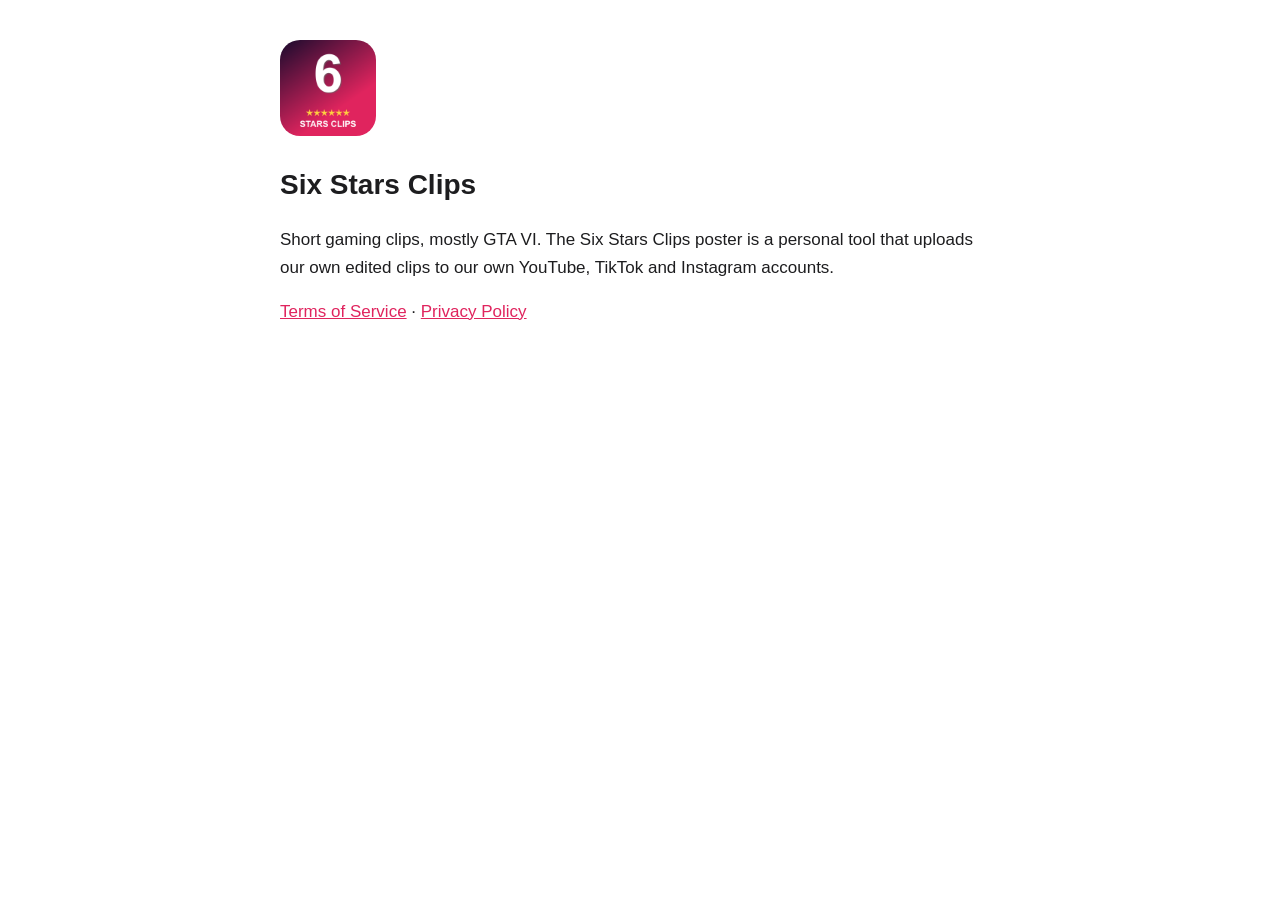
<file: index.html>
<!doctype html><html lang="en"><meta charset="utf-8"><meta name="viewport" content="width=device-width,initial-scale=1">
<title>Six Stars Clips</title><link rel="stylesheet" href="style.css">
<img src="icon.png" alt="Six Stars Clips logo">
<h1>Six Stars Clips</h1>
<p>Short gaming clips, mostly GTA VI. The Six Stars Clips poster is a personal tool that uploads our own edited clips to our own YouTube, TikTok and Instagram accounts.</p>
<p><a href="terms.html">Terms of Service</a> · <a href="privacy.html">Privacy Policy</a></p>
</html>
</file>
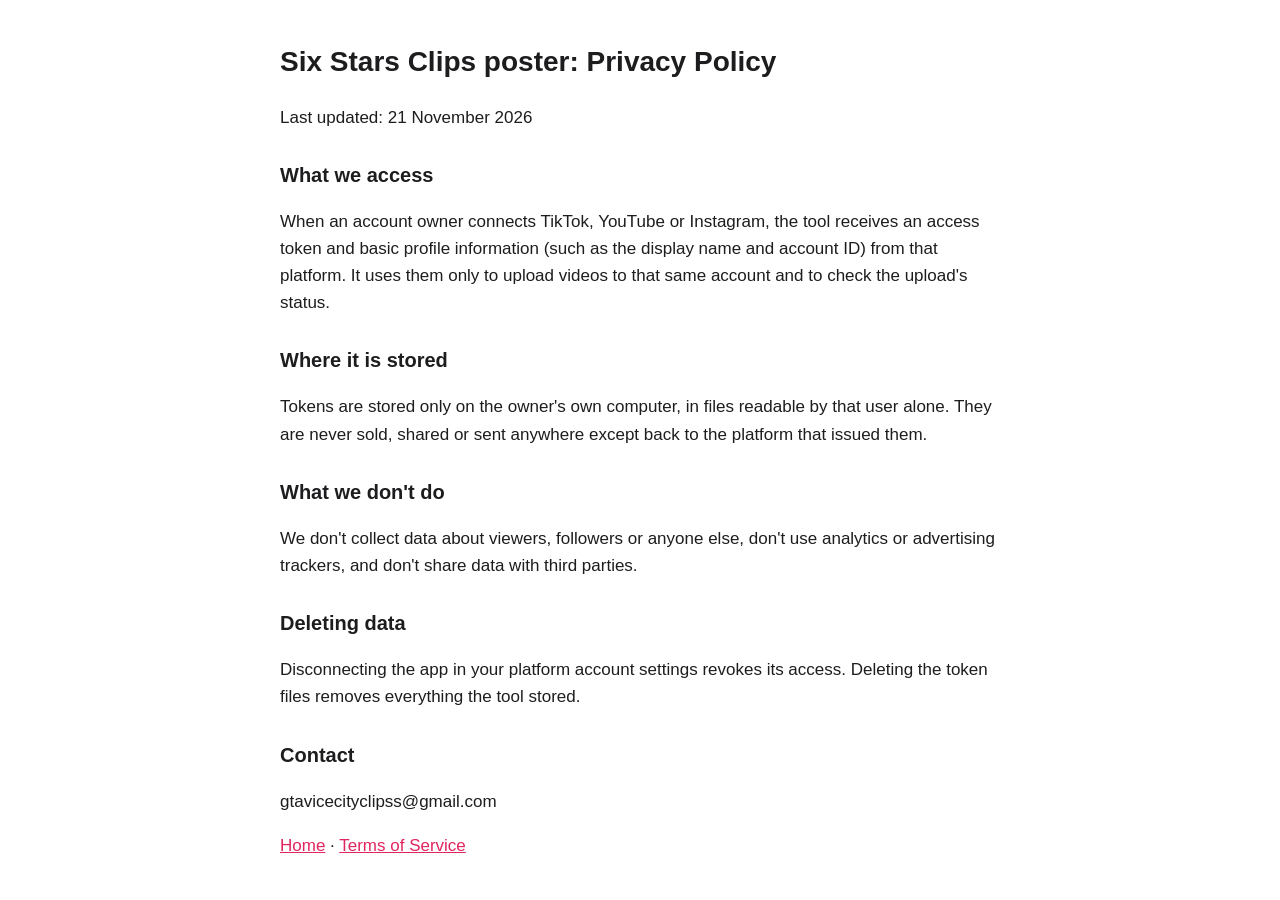
<file: privacy.html>
<!doctype html><html lang="en"><meta charset="utf-8"><meta name="viewport" content="width=device-width,initial-scale=1">
<title>Privacy Policy</title><link rel="stylesheet" href="style.css">
<h1>Six Stars Clips poster: Privacy Policy</h1>
<p>Last updated: 21 November 2026</p>
<h2>What we access</h2>
<p>When an account owner connects TikTok, YouTube or Instagram, the tool receives an access token and basic profile information (such as the display name and account ID) from that platform. It uses them only to upload videos to that same account and to check the upload's status.</p>
<h2>Where it is stored</h2>
<p>Tokens are stored only on the owner's own computer, in files readable by that user alone. They are never sold, shared or sent anywhere except back to the platform that issued them.</p>
<h2>What we don't do</h2>
<p>We don't collect data about viewers, followers or anyone else, don't use analytics or advertising trackers, and don't share data with third parties.</p>
<h2>Deleting data</h2>
<p>Disconnecting the app in your platform account settings revokes its access. Deleting the token files removes everything the tool stored.</p>
<h2>Contact</h2>
<p>gtavicecityclipss@gmail.com</p>
<p><a href="index.html">Home</a> · <a href="terms.html">Terms of Service</a></p>
</html>
</file>
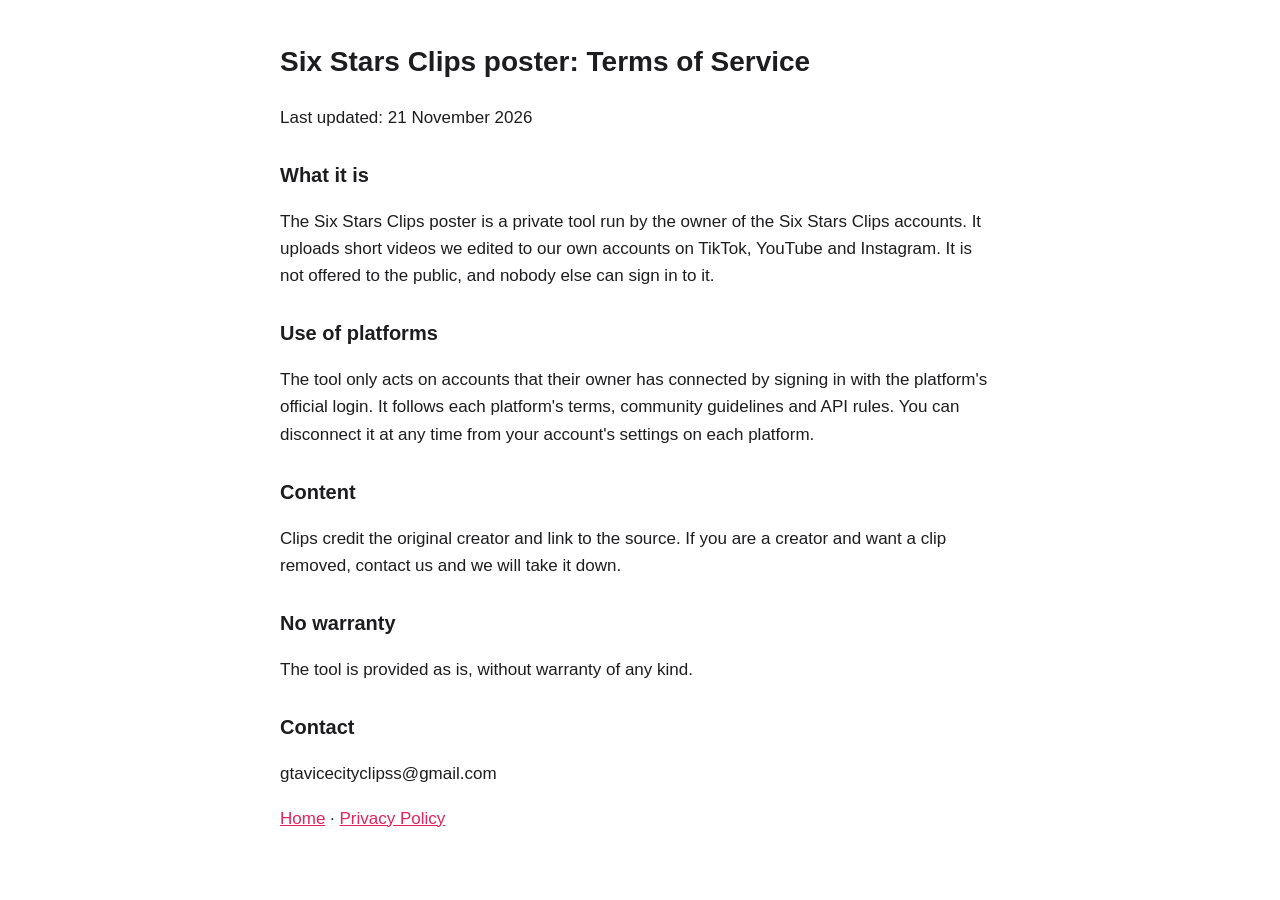
<file: terms.html>
<!doctype html><html lang="en"><meta charset="utf-8"><meta name="viewport" content="width=device-width,initial-scale=1">
<title>Terms of Service</title><link rel="stylesheet" href="style.css">
<h1>Six Stars Clips poster: Terms of Service</h1>
<p>Last updated: 21 November 2026</p>
<h2>What it is</h2>
<p>The Six Stars Clips poster is a private tool run by the owner of the Six Stars Clips accounts. It uploads short videos we edited to our own accounts on TikTok, YouTube and Instagram. It is not offered to the public, and nobody else can sign in to it.</p>
<h2>Use of platforms</h2>
<p>The tool only acts on accounts that their owner has connected by signing in with the platform's official login. It follows each platform's terms, community guidelines and API rules. You can disconnect it at any time from your account's settings on each platform.</p>
<h2>Content</h2>
<p>Clips credit the original creator and link to the source. If you are a creator and want a clip removed, contact us and we will take it down.</p>
<h2>No warranty</h2>
<p>The tool is provided as is, without warranty of any kind.</p>
<h2>Contact</h2>
<p>gtavicecityclipss@gmail.com</p>
<p><a href="index.html">Home</a> · <a href="privacy.html">Privacy Policy</a></p>
</html>
</file>
<file: style.css>
body{font:17px/1.6 -apple-system,Segoe UI,Arial,sans-serif;max-width:720px;margin:40px auto;padding:0 16px;color:#1d1d1f;background:#fff}
h1{font-size:28px}h2{font-size:20px;margin-top:28px}img{width:96px;border-radius:20px}a{color:#e0245e}
@media (prefers-color-scheme:dark){body{background:#111;color:#eee}}
</file>
